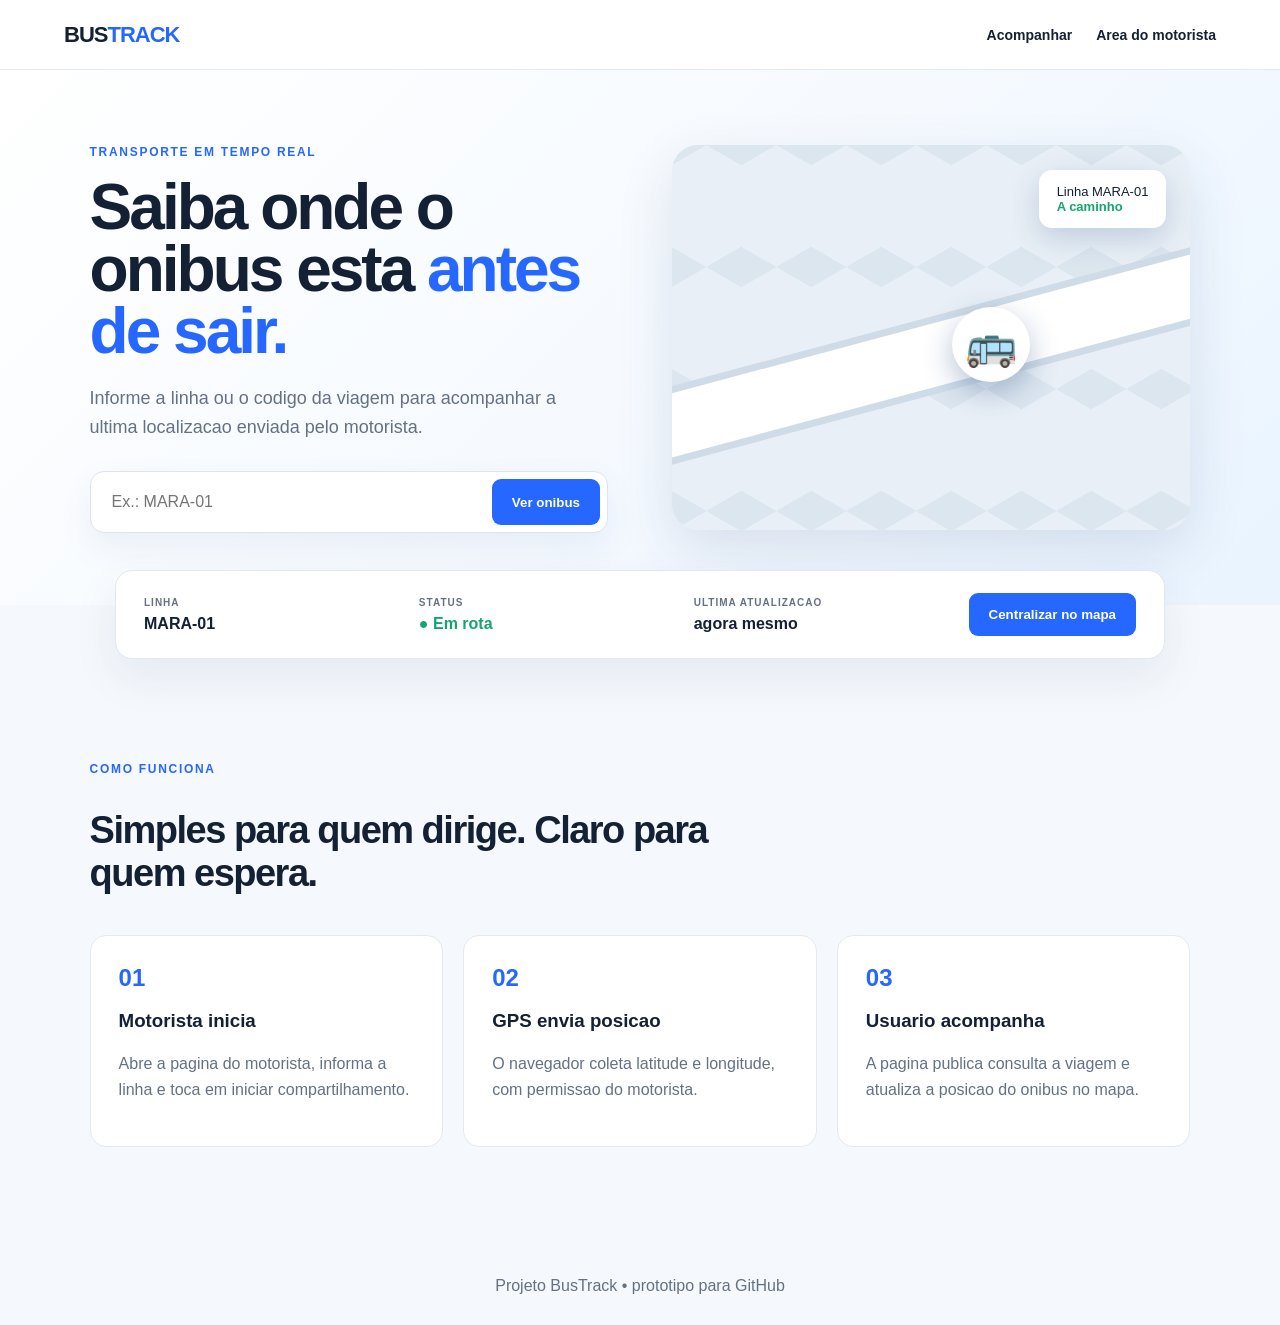
<file: index.html>
<!doctype html>
<html lang="pt-BR">
<head>
  <meta charset="utf-8">
  <meta name="viewport" content="width=device-width,initial-scale=1">
  <title>BusTrack - Acompanhar onibus</title>
  <link rel="stylesheet" href="style.css">
</head>
<body>
<header class="topbar"><div class="brand">BUS<span>TRACK</span></div><nav><a href="#acompanhar">Acompanhar</a><a href="motorista.html">Area do motorista</a></nav></header>
<main>
<section class="hero" id="acompanhar">
  <div><span class="tag">TRANSPORTE EM TEMPO REAL</span><h1>Saiba onde o onibus esta <span>antes de sair.</span></h1><p>Informe a linha ou o codigo da viagem para acompanhar a ultima localizacao enviada pelo motorista.</p><form class="search" onsubmit="event.preventDefault(); document.querySelector('#status').scrollIntoView({behavior:'smooth'})"><input aria-label="Linha ou codigo" placeholder="Ex.: MARA-01"><button>Ver onibus</button></form></div>
  <div class="visual" aria-label="Ilustracao do mapa"><div class="road"></div><div class="pin">🚌</div><div class="bubble">Linha MARA-01<br><strong>A caminho</strong></div></div>
</section>
<section class="status-card" id="status"><div><small>LINHA</small><strong>MARA-01</strong></div><div><small>STATUS</small><strong class="green">● Em rota</strong></div><div><small>ULTIMA ATUALIZACAO</small><strong>agora mesmo</strong></div><button type="button" onclick="alert('Na proxima etapa, este botao centraliza o mapa usando Leaflet.')">Centralizar no mapa</button></section>
<section class="how"><span class="tag">COMO FUNCIONA</span><h2>Simples para quem dirige. Claro para quem espera.</h2><div class="steps"><article><b>01</b><h3>Motorista inicia</h3><p>Abre a pagina do motorista, informa a linha e toca em iniciar compartilhamento.</p></article><article><b>02</b><h3>GPS envia posicao</h3><p>O navegador coleta latitude e longitude, com permissao do motorista.</p></article><article><b>03</b><h3>Usuario acompanha</h3><p>A pagina publica consulta a viagem e atualiza a posicao do onibus no mapa.</p></article></div></section>
</main>
<footer>Projeto BusTrack • prototipo para GitHub</footer>
</body></html>
</file>
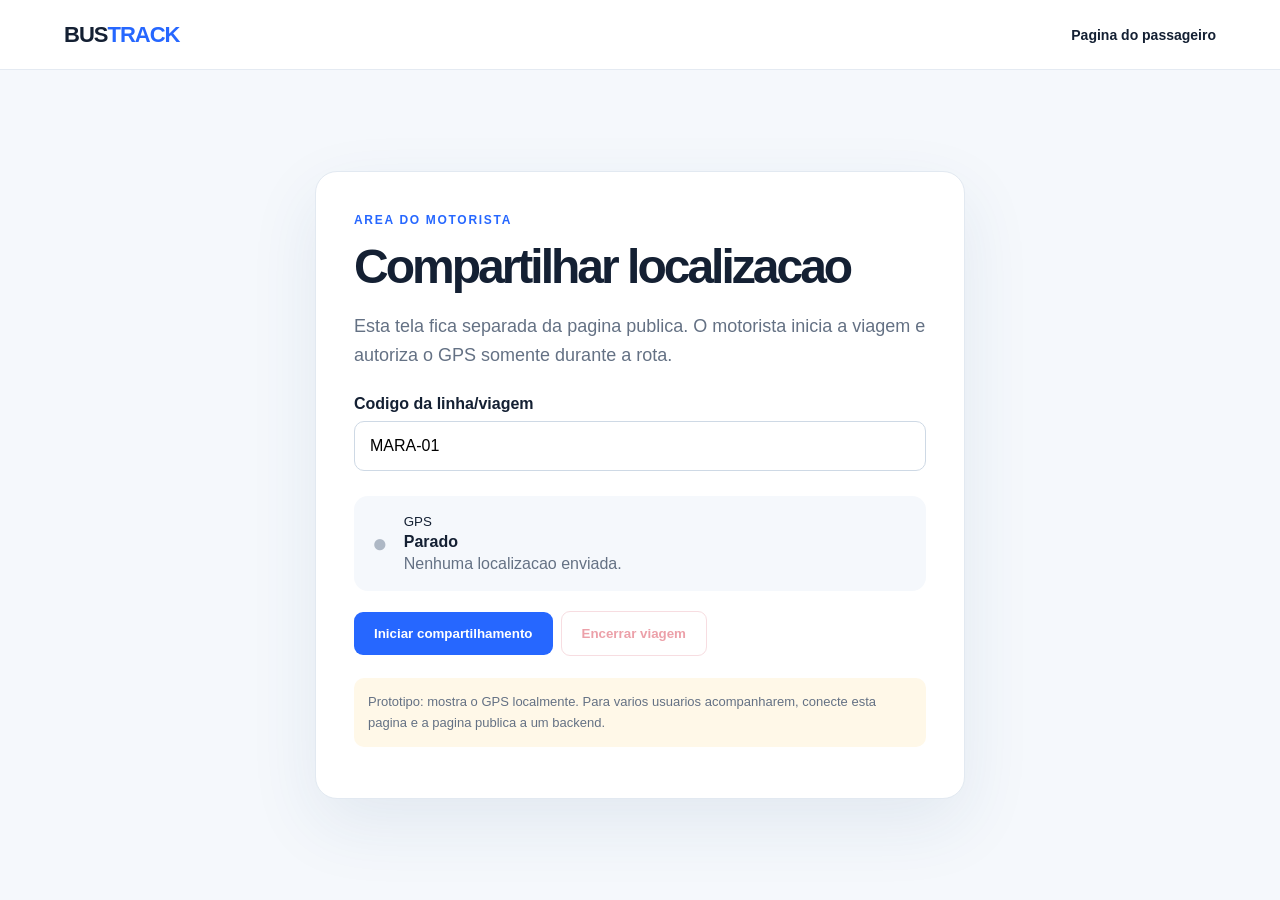
<file: motorista.html>
<!doctype html><html lang="pt-BR"><head><meta charset="utf-8"><meta name="viewport" content="width=device-width,initial-scale=1"><title>BusTrack Motorista</title><link rel="stylesheet" href="style.css"></head><body class="driver-page"><header class="topbar"><div class="brand">BUS<span>TRACK</span></div><nav><a href="index.html">Pagina do passageiro</a></nav></header><main class="driver-wrap"><section class="driver-card"><span class="tag">AREA DO MOTORISTA</span><h1>Compartilhar localizacao</h1><p>Esta tela fica separada da pagina publica. O motorista inicia a viagem e autoriza o GPS somente durante a rota.</p><label>Codigo da linha/viagem<input id="route" value="MARA-01"></label><div class="gps"><span id="dot">●</span><div><small>GPS</small><strong id="gpsStatus">Parado</strong><p id="coords">Nenhuma localizacao enviada.</p></div></div><button class="primary" id="start">Iniciar compartilhamento</button><button class="danger" id="stop" disabled>Encerrar viagem</button><p class="hint">Prototipo: mostra o GPS localmente. Para varios usuarios acompanharem, conecte esta pagina e a pagina publica a um backend.</p></section></main><script>
let watchId=null;const start=document.querySelector('#start'),stop=document.querySelector('#stop'),coords=document.querySelector('#coords'),gps=document.querySelector('#gpsStatus'),dot=document.querySelector('#dot');
start.addEventListener('click',()=>{if(!navigator.geolocation){gps.textContent='GPS indisponivel';return} const route=document.querySelector('#route').value.trim();if(!route){gps.textContent='Informe a linha';return} watchId=navigator.geolocation.watchPosition(p=>{gps.textContent='Compartilhando';dot.className='live';coords.textContent=`Lat ${p.coords.latitude.toFixed(5)} | Lng ${p.coords.longitude.toFixed(5)} | precisao ${Math.round(p.coords.accuracy)} m`;},()=>{gps.textContent='Permissao de GPS negada';},{enableHighAccuracy:true,maximumAge:5000,timeout:10000});start.disabled=true;stop.disabled=false});
stop.addEventListener('click',()=>{if(watchId!==null)navigator.geolocation.clearWatch(watchId);watchId=null;gps.textContent='Parado';coords.textContent='Compartilhamento encerrado.';dot.className='';start.disabled=false;stop.disabled=true});
</script></body></html>
</file>
<file: style.css>
:root{--ink:#142033;--muted:#647184;--blue:#2667ff;--cyan:#21c5dc;--bg:#f5f8fc;--card:#fff;--green:#13a56b;--red:#db4455}*{box-sizing:border-box}body{margin:0;font-family:Inter,Segoe UI,Arial,sans-serif;color:var(--ink);background:var(--bg)}.topbar{height:70px;padding:0 max(5vw,24px);display:flex;align-items:center;justify-content:space-between;background:#fff;border-bottom:1px solid #e4eaf2}.brand{font-weight:900;letter-spacing:-1px;font-size:22px}.brand span{color:var(--blue)}nav{display:flex;gap:24px}nav a{color:var(--ink);text-decoration:none;font-weight:650;font-size:14px}.hero{min-height:535px;display:grid;grid-template-columns:1fr 1fr;gap:5vw;align-items:center;padding:70px max(7vw,28px);background:linear-gradient(135deg,#fff 0%,#f4f9ff 60%,#e9f4ff 100%)}.hero h1,.driver-card h1{font-size:clamp(42px,5vw,72px);line-height:.97;letter-spacing:-3px;margin:16px 0 22px}.hero h1 span{color:var(--blue)}.hero p,.driver-card>p{font-size:18px;color:var(--muted);max-width:600px;line-height:1.6}.tag{font-size:12px;font-weight:900;letter-spacing:1.7px;color:var(--blue)}.search{margin-top:30px;background:#fff;border:1px solid #dce4ee;padding:7px;border-radius:14px;display:flex;max-width:520px;box-shadow:0 14px 35px #24497b12}.search input{flex:1;border:0;outline:0;padding:14px;font-size:16px;min-width:0}.search button,.primary,.danger,.status-card button{border:0;border-radius:9px;padding:14px 20px;font-weight:800;cursor:pointer}.search button,.primary,.status-card button{background:var(--blue);color:#fff}.visual{height:385px;border-radius:26px;position:relative;overflow:hidden;background-color:#e8eff6;background-image:linear-gradient(30deg,#dce6ef 12%,transparent 12.5%,transparent 87%,#dce6ef 87.5%),linear-gradient(150deg,#dce6ef 12%,transparent 12.5%,transparent 87%,#dce6ef 87.5%);background-size:70px 122px;box-shadow:0 20px 55px #23477122}.road{position:absolute;width:130%;height:62px;background:#fff;transform:rotate(-15deg);left:-10%;top:45%;box-shadow:0 0 0 7px #cfdce8}.pin{position:absolute;left:54%;top:42%;font-size:42px;background:#fff;border-radius:50%;padding:13px;box-shadow:0 10px 30px #173d7850}.bubble{position:absolute;right:24px;top:25px;background:#fff;padding:14px 18px;border-radius:13px;box-shadow:0 10px 30px #173d7830;font-size:13px}.bubble strong{color:var(--green)}.status-card{margin:-35px auto 0;position:relative;z-index:2;max-width:1050px;background:#fff;border:1px solid #e1e8f0;border-radius:17px;padding:22px 28px;display:grid;grid-template-columns:repeat(3,1fr) auto;gap:30px;align-items:center;box-shadow:0 18px 45px #25466f14}.status-card div{display:grid;gap:7px}.status-card small{color:var(--muted);font-weight:800;font-size:10px;letter-spacing:1px}.green{color:var(--green)}.how{padding:100px max(7vw,28px)}.how h2{font-size:38px;max-width:650px;letter-spacing:-1.5px}.steps{display:grid;grid-template-columns:repeat(3,1fr);gap:20px;margin-top:40px}.steps article{background:#fff;border:1px solid #e2e9f1;border-radius:16px;padding:28px}.steps b{color:var(--blue);font-size:24px}.steps p{color:var(--muted);line-height:1.6}footer{text-align:center;color:var(--muted);padding:30px}.driver-wrap{min-height:calc(100vh - 70px);display:grid;place-items:center;padding:45px 20px}.driver-card{width:min(650px,100%);background:#fff;border:1px solid #e2e9f1;border-radius:22px;padding:38px;box-shadow:0 25px 70px #24497b17}.driver-card h1{font-size:48px}.driver-card label{display:grid;gap:8px;font-weight:800;margin:25px 0}.driver-card input{border:1px solid #ced9e5;border-radius:10px;padding:15px;font-size:16px}.gps{display:flex;gap:16px;align-items:center;background:#f5f8fc;border-radius:14px;padding:18px;margin-bottom:20px}.gps>span{color:#aeb8c5;font-size:26px}.gps>span.live{color:var(--green)}.gps div{display:grid;gap:4px}.gps p{margin:0;color:var(--muted)}.danger{background:#fff;color:var(--red);border:1px solid #f0bdc4;margin-left:8px}.primary:disabled,.danger:disabled{opacity:.5;cursor:not-allowed}.hint{font-size:13px!important;background:#fff8e8;padding:14px;border-radius:10px;margin-top:22px!important}@media(max-width:760px){nav a:first-child{display:none}.hero{grid-template-columns:1fr;padding-top:45px}.visual{height:300px}.status-card{margin:18px;grid-template-columns:1fr 1fr}.status-card button{grid-column:1/-1}.steps{grid-template-columns:1fr}.how{padding-top:60px}.driver-card{padding:25px}.driver-card h1{font-size:40px}.danger{margin:10px 0 0;width:100%}.primary{width:100%}}
</file>
